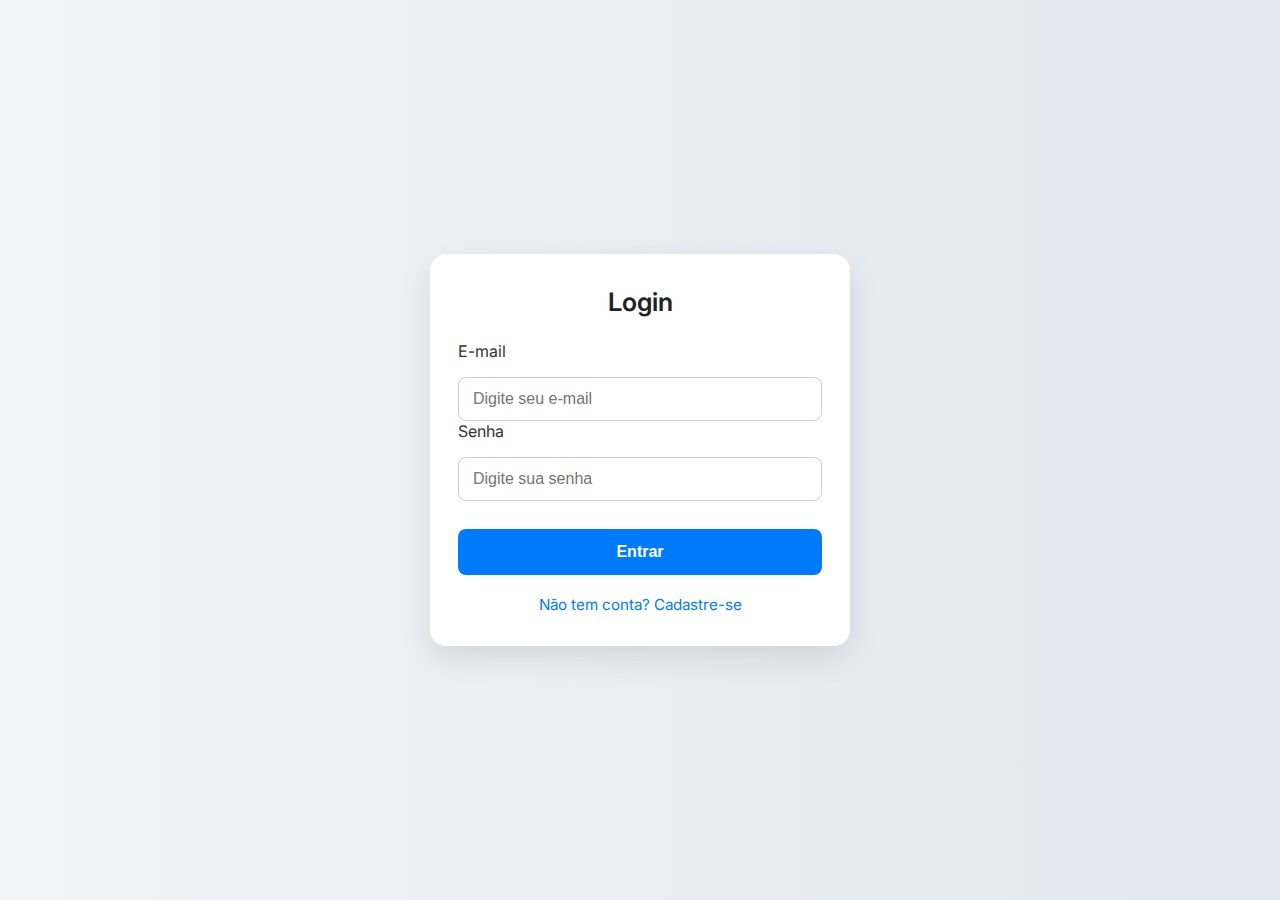
<file: index.html>
﻿<!DOCTYPE html>
<html lang="pt-BR">
<head>
  <meta charset="UTF-8" />
  <meta name="viewport" content="width=device-width, initial-scale=1.0" />
  <title>Login / Cadastro</title>
  <link rel="stylesheet" href="css/style.css" />
</head>
<body>
  <div class="container">
    
    <!-- Formulário de Login -->
    <div id="loginForm">
      <h2>Login</h2>

      <label for="loginEmail">E-mail</label>
      <input type="email" id="loginEmail" placeholder="Digite seu e-mail" required />

      <label for="loginSenha">Senha</label>
      <input type="password" id="loginSenha" placeholder="Digite sua senha" required />

      <button onclick="login()">Entrar</button>
      <div class="toggle" onclick="toggleForms()">Não tem conta? Cadastre-se</div>
    </div>

    <!-- Formulário de Cadastro -->
    <div id="cadastroForm" style="display: none;">
      <h2>Cadastro</h2>

      <label for="cadastroNome">Nome do Vendedor</label>
      <br>
      <select id="cadastroNome" class="form-select">
        <!-- Opções serão carregadas via JS -->
      </select>
      <br>
            <br>
      <label for="cadastroEmail">E-mail</label>
      <br>
      <input type="email" id="cadastroEmail" placeholder="Digite o e-mail" required />
  <br>
            <br>
      <label for="cadastroSenha">Senha</label>

      <input type="password" id="cadastroSenha" placeholder="Crie uma senha" required />
  <br>
            <br>
      <label for="cadastroTipo">Tipo de Acesso</label>
      <br>
      <select id="cadastroTipo">
        <option value="usuario">Usuário</option>
        <option value="admin">Administrador</option>
      </select>

      <button onclick="cadastrar()">Cadastrar</button>
      <div class="toggle" onclick="toggleForms()">Já tem conta? Faça login</div>
    </div>

  </div>

  <script src="js/auth.js"></script>
  <script>
    function toggleForms() {
      const login = document.getElementById('loginForm');
      const cad = document.getElementById('cadastroForm');
      login.style.display = login.style.display === 'none' ? 'block' : 'none';
      cad.style.display = cad.style.display === 'none' ? 'block' : 'none';
    }
  </script>
</body>
</html>
</file>
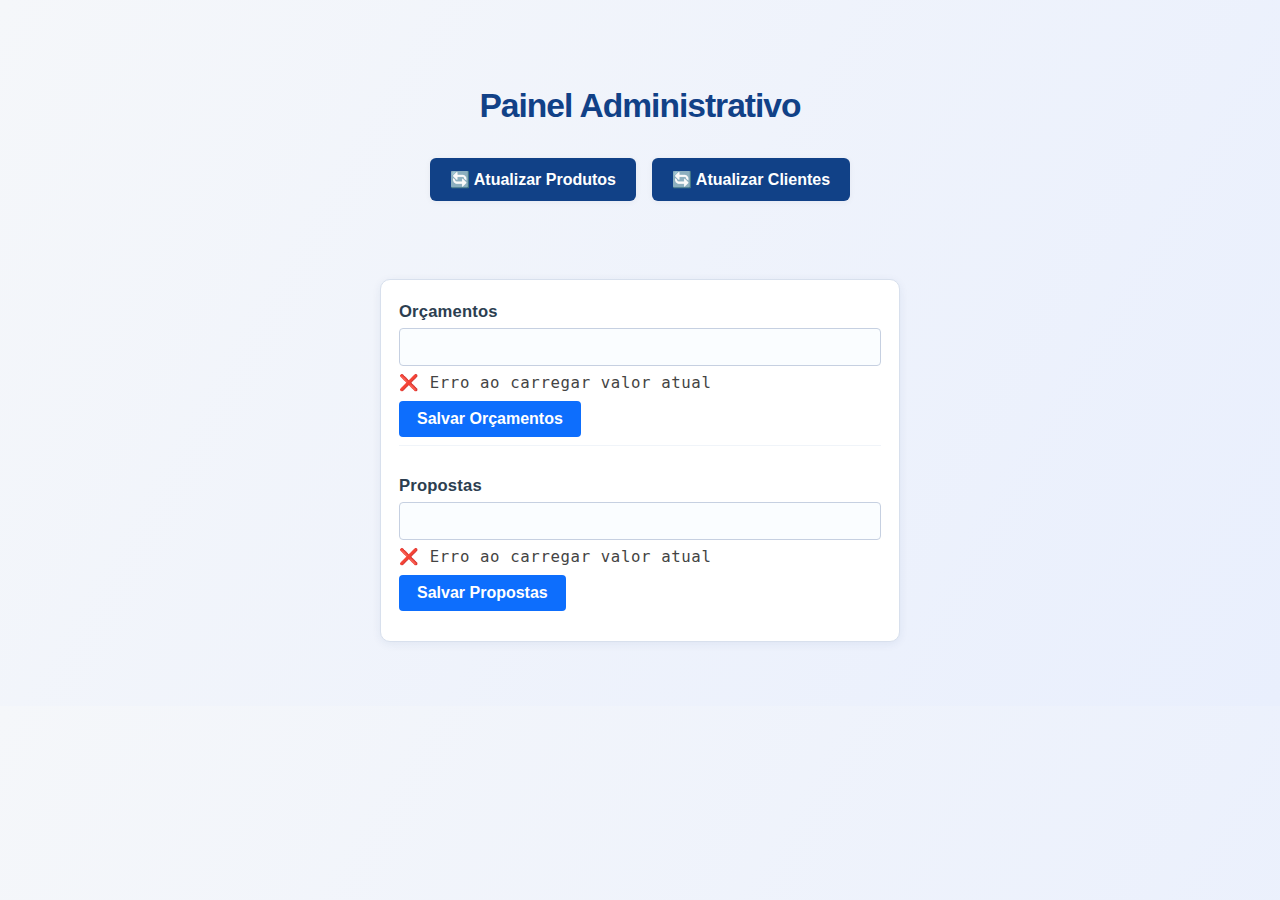
<file: pages/ajustes.html>
<!DOCTYPE html>
<html lang="pt-BR">
<head>
  <meta charset="UTF-8" />
  <title>Painel Administrativo - Contadores e Atualização</title>
  <style>
    body {
      font-family: 'Inter', Arial, sans-serif;
      max-width: 520px;
      margin: 40px auto;
      padding: 24px;
      background: linear-gradient(120deg, #f5f7fa 0%, #e9effd 100%);
    }
    h1 {
      color: #114187;
      text-align: center;
      font-size: 2.1rem;
      font-weight: 700;
      margin-bottom: 24px;
      letter-spacing: -1px;
    }
    .botoes-atu {
      display: flex;
      gap: 16px;
      justify-content: center;
      margin-bottom: 32px;
    }
    .botao-atualizar {
      background: #114187;
      color: #fff;
      border: none;
      border-radius: 6px;
      padding: 12px 20px;
      font-weight: 600;
      font-size: 1rem;
      box-shadow: 0 1px 6px rgba(0,20,60,0.05);
      cursor: pointer;
      transition: background 0.2s, box-shadow 0.2s;
      display: flex;
      align-items: center;
      gap: 7px;
      position: relative;
      overflow: hidden;
    }
    .botao-atualizar:active {
      background: #0b305e;
    }
    .botao-atualizar.success {
      background: #1db954;
    }
    .botao-atualizar.error {
      background: #c0392b;
    }
    .msg-retorno {
      text-align: center;
      min-height: 28px;
      font-size: 1rem;
      margin-bottom: 18px;
      color: #155724;
      font-weight: 500;
      transition: color 0.2s;
    }
    .msg-retorno.error {
      color: #c0392b;
    }
    .painel-campos {
      background: #fff;
      border: 1px solid #d8e0ed;
      border-radius: 10px;
      box-shadow: 0 2px 10px rgba(30,60,120,0.07);
      padding: 22px 18px;
      margin-top: 15px;
    }
    .campo {
      margin-bottom: 30px;
      padding-bottom: 8px;
      border-bottom: 1px solid #f0f4f9;
    }
    .campo:last-child {
      margin-bottom: 0;
      border-bottom: none;
    }
    label {
      display: block;
      font-weight: 600;
      margin-bottom: 6px;
      color: #2c3e50;
      font-size: 1.04rem;
      letter-spacing: 0.01em;
    }
    input[type="number"] {
      width: 100%;
      padding: 9px;
      font-size: 1rem;
      box-sizing: border-box;
      border: 1px solid #c6d0e1;
      border-radius: 4px;
      margin-bottom: 2px;
      background: #fafdff;
      color: #114187;
    }
    button {
      margin-top: 9px;
      padding: 9px 18px;
      background-color: #0d6efd;
      color: white;
      border: none;
      border-radius: 4px;
      font-weight: 600;
      font-size: 1rem;
      cursor: pointer;
      transition: background 0.2s;
    }
    button:hover {
      background-color: #1853c0;
    }
    .valor-atual {
      font-size: 0.98rem;
      color: #444;
      margin-top: 5px;
      font-family: 'JetBrains Mono', monospace, monospace;
      letter-spacing: 0.04em;
    }
    .barra-carregamento {
      position: absolute;
      left: 0; bottom: 0;
      height: 4px;
      background: linear-gradient(90deg, #2994f0, #29a5e6, #114187 80%);
      width: 0;
      transition: width 0.2s;
      z-index: 1;
      pointer-events: none;
    }
    @media (max-width: 550px) {
      body { max-width: 99vw; padding: 8px; }
      .painel-campos { padding: 10px 5px; }
    }
  </style>
</head>
<body>
  <h1>Painel Administrativo</h1>

  <div class="botoes-atu">
    <button class="botao-atualizar" id="btn-atualizar-produtos">
      🔄 Atualizar Produtos
      <div class="barra-carregamento" id="barra-produtos"></div>
    </button>
    <button class="botao-atualizar" id="btn-atualizar-clientes">
      🔄 Atualizar Clientes
      <div class="barra-carregamento" id="barra-clientes"></div>
    </button>
  </div>
  <div class="msg-retorno" id="retorno-atualizacao"></div>

  <div class="painel-campos">
    <div class="campo">
      <label for="orcamentos">Orçamentos</label>
      <input type="number" id="orcamentos" min="0" />
      <div class="valor-atual" id="valor-orcamentos">Carregando...</div>
      <button onclick="ajustar('orcamentos')">Salvar Orçamentos</button>
    </div>

    <div class="campo">
      <label for="propostas">Propostas</label>
      <input type="number" id="propostas" min="0" />
      <div class="valor-atual" id="valor-propostas">Carregando...</div>
      <button onclick="ajustar('propostas')">Salvar Propostas</button>
    </div>
  </div>

  <script>
    const BASE_URL = 'http://localhost:3000/contador';
    const PROD_ATU_URL = "https://ulhoa-0a02024d350a.herokuapp.com/produtos/atualizar";
    const CLIENTE_ATU_URL = "https://ulhoa-0a02024d350a.herokuapp.com/clientes/atualizar";
    const retornoEl = document.getElementById("retorno-atualizacao");
    const barraProdutos = document.getElementById("barra-produtos");
    const barraClientes = document.getElementById("barra-clientes");

    function formatarNumero(numero, digitos = 5) {
      const num = Number(numero);
      return isNaN(num) ? '00001' : String(num).padStart(digitos, '0');
    }

    async function carregarValores() {
      for (const nome of ['orcamentos', 'propostas']) {
        try {
          const res = await fetch(`${BASE_URL}/valor/${nome}`);
          if (!res.ok) throw new Error(`Erro HTTP: ${res.status}`);

          const data = await res.json();
          const valor = Number(data.valorAtual) || 1;

          document.getElementById(nome).value = valor;
          document.getElementById(`valor-${nome}`).innerText = `Valor atual: ${formatarNumero(valor)}`;
        } catch (err) {
          console.error(`❌ Erro ao carregar contador '${nome}':`, err);
          document.getElementById(`valor-${nome}`).innerText = "❌ Erro ao carregar valor atual";
        }
      }
    }

    async function ajustar(nome) {
      const input = document.getElementById(nome);
      const novoValor = Number(input.value);

      if (isNaN(novoValor) || novoValor < 0) {
        alert("❌ Digite um número válido e positivo.");
        return;
      }

      try {
        const res = await fetch(`${BASE_URL}/definir/${nome}`, {
          method: 'POST',
          headers: { 'Content-Type': 'application/json' },
          body: JSON.stringify({ novoValor })
        });

        const data = await res.json();

        if (!res.ok) {
          console.error("❌ Erro ao salvar:", data);
          alert(`❌ Erro ao salvar: ${data.erro || 'Resposta inválida'}`);
          return;
        }

        if (data.valorDefinido === undefined) {
          console.warn("⚠️ Resposta sem 'valorDefinido':", data);
          alert("⚠️ Valor ajustado não foi retornado corretamente.");
        } else {
          alert(`✅ Novo valor de ${nome}: ${formatarNumero(data.valorDefinido)}`);
        }
        carregarValores();
      } catch (err) {
        console.error("❌ Erro de conexão:", err);
        alert("❌ Erro de conexão com o servidor.");
      }
    }

    // Barra animada de carregamento (2 minutos)
    function iniciarBarra(barra) {
      barra.style.width = "0";
      barra.style.display = "block";
      let inicio = Date.now();
      const duracao = 2 * 60 * 1000; // 2 minutos em ms

      function atualizar() {
        let decorrido = Date.now() - inicio;
        let progresso = Math.min(decorrido / duracao, 1);
        barra.style.width = `${progresso * 100}%`;
        if (progresso < 1) {
          barra._timeout = setTimeout(atualizar, 150);
        }
      }
      atualizar();
    }

    function encerrarBarra(barra) {
      barra.style.width = "100%";
      setTimeout(() => {
        barra.style.width = "0";
        barra.style.display = "none";
      }, 900);
      if (barra._timeout) clearTimeout(barra._timeout);
    }

    // Função para atualizar produtos ou clientes
    async function atualizarDados(tipo) {
      let url, texto, metodo = "POST", barra;
      if (tipo === "produtos") {
        url = PROD_ATU_URL;
        texto = "produtos";
        metodo = "POST";
        barra = barraProdutos;
      } else {
        url = CLIENTE_ATU_URL;
        texto = "clientes";
        metodo = "GET";
        barra = barraClientes;
      }
      const botao = document.getElementById(
        tipo === "produtos" ? "btn-atualizar-produtos" : "btn-atualizar-clientes"
      );
      botao.disabled = true;
      retornoEl.textContent = `Atualizando ${texto}...`;
      retornoEl.classList.remove("error");
      botao.classList.remove("success", "error");
      iniciarBarra(barra);

      let terminou = false;
      let timeoutFinal = setTimeout(() => {
        if (!terminou) {
          retornoEl.textContent = `⏳ Aguardando resposta... Processo pode demorar até 2 minutos.`;
        }
      }, 11000);

      try {
        const res = await fetch(url, { method: metodo });
        const data = await res.json();
        terminou = true;
        clearTimeout(timeoutFinal);
        encerrarBarra(barra);
        if (res.ok) {
          botao.classList.add("success");
          retornoEl.textContent = `✅ ${texto.charAt(0).toUpperCase() + texto.slice(1)} atualizados com sucesso!`;
        } else {
          botao.classList.add("error");
          retornoEl.textContent = `❌ Erro ao atualizar ${texto}: ${data.erro || "Erro desconhecido"}`;
          retornoEl.classList.add("error");
        }
      } catch (err) {
        terminou = true;
        clearTimeout(timeoutFinal);
        encerrarBarra(barra);
        botao.classList.add("error");
        retornoEl.textContent = `❌ Erro de conexão ao atualizar ${texto}`;
        retornoEl.classList.add("error");
      } finally {
        botao.disabled = false;
        setTimeout(() => {
          retornoEl.textContent = "";
          botao.classList.remove("success", "error");
        }, 3300);
      }
    }

    document.getElementById("btn-atualizar-produtos")
      .addEventListener("click", () => atualizarDados("produtos"));
    document.getElementById("btn-atualizar-clientes")
      .addEventListener("click", () => atualizarDados("clientes"));

    carregarValores();
  </script>
</body>
</html>
</file>
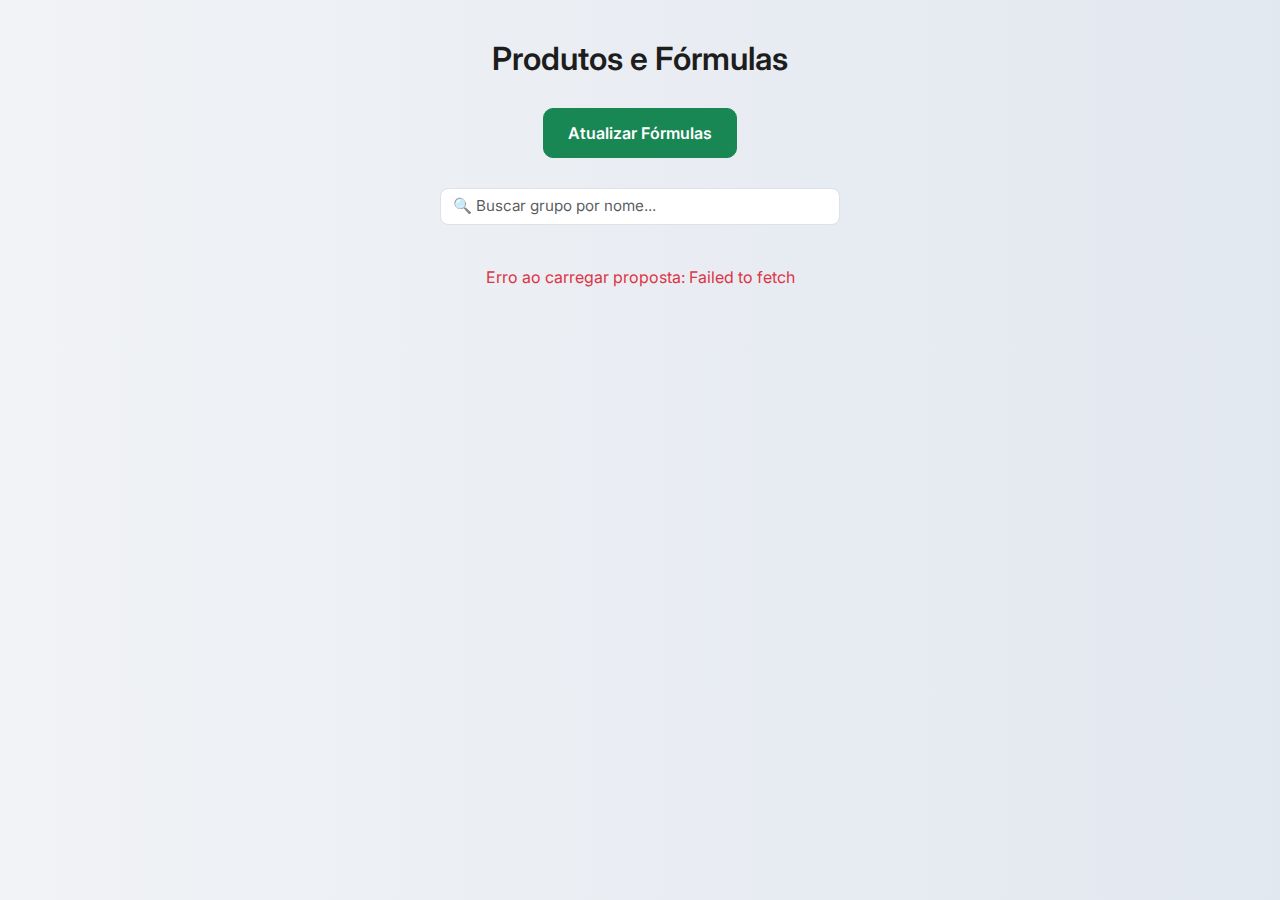
<file: pages/modelo.html>
<!DOCTYPE html>
<html lang="pt-BR">
<head>
  <meta charset="UTF-8">
  <title>Produtos e Fórmulas</title>

  <!-- Google Font: Inter -->
  <link href="https://fonts.googleapis.com/css2?family=Inter:wght@400;600&display=swap" rel="stylesheet">
  <link href="https://cdn.jsdelivr.net/npm/bootstrap@5.3.3/dist/css/bootstrap.min.css" rel="stylesheet">

  <style>
    /* Reset e Fonte */
    * {
      box-sizing: border-box;
      margin: 0;
      padding: 0;
    }

    body {
      font-family: 'Inter', sans-serif;
      background: linear-gradient(to right, #f1f3f6, #e2e8f0);
      color: #202020;
      padding: 40px 20px;
    }

    h2 {
      font-weight: 600;
      color: #1d1d1d;
      text-align: center;
      margin-bottom: 30px;
    }

    .accordion-button {
      font-weight: 500;
      background-color: #fff;
      color: #212529;
      border-left: 4px solid #272727;
    }

    .accordion-button:not(.collapsed) {
      background-color: #e9f0ff;
      color: #353535;
    }

    .accordion-item {
      margin-bottom: 12px;
      border-radius: 10px;
      border: 1px solid #dee2e6;
      box-shadow: 0 4px 10px rgba(0,0,0,0.06);
    }

    textarea.formula {
      font-family: monospace;
      font-size: 0.9rem;
      min-height: 34px;
    }

    label.form-label {
      font-weight: 500;
      font-size: 0.88rem;
    }

    .form-control,
    .input-sm {
      font-size: 0.95rem;
      border-radius: 8px;
    }

    .quantidade-desejada {
      background-color: #f1f3f6;
      font-weight: bold;
    }

    #variaveisContainer {
      background: #ffffff;
      padding: 24px;
      border-radius: 12px;
      box-shadow: 0 4px 8px rgba(0,0,0,0.05);
      border-left: 5px solid #272727;
    }

    #variaveisContainer h5 {
      color: #414141;
      font-weight: 600;
      margin-bottom: 20px;
    }

    #loader {
      display: none;
      text-align: center;
      margin-top: 40px;
    }

    button.btn-success {
      display: block;
      margin: 0 auto 30px auto;
      padding: 12px 24px;
      font-size: 1rem;
      font-weight: 600;
      border-radius: 10px;
    }

    #filtroGrupo {
      max-width: 400px;
      margin: 0 auto 30px auto;
    }

    .container-proposta {
      max-width: 960px;
      margin: 0 auto;
    }
  </style>
</head>
<body>
  <div class="container-proposta">
    <h2> Produtos e Fórmulas</h2>

    <button class="btn btn-success" onclick="atualizarFormulasNaProposta()"> Atualizar Fórmulas</button>

    <input id="filtroGrupo" type="text" class="form-control" placeholder="🔍 Buscar grupo por nome...">

    <div id="loader">
      <div class="spinner-border text-primary" role="status" style="width: 3rem; height: 3rem;">
        <span class="visually-hidden">Carregando...</span>
      </div>
      <p class="mt-2 text-primary fw-semibold">Carregando produtos...</p>
    </div>

    <div id="variaveisContainer" class="mb-4" style="display: none;">
      <h5>🔧 Variáveis</h5>
      <div class="row g-3" id="listaVariaveis"></div>
    </div>

    <div class="accordion" id="produtosAccordion"></div>
  </div>
  <script>
    const ID_PROPOSTA = "68746e305b9691a7ed3b3f97";
    const variaveis = new Map();
    let todasFormulas = [];

 async function carregarProposta() {
  const loader = document.getElementById("loader");
  const variaveisBox = document.getElementById("variaveisContainer");
  loader.style.display = "block";
  variaveisBox.style.display = "none";

  try {
    const resp = await fetch(`https://ulhoa-0a02024d350a.herokuapp.com/api/propostas/${ID_PROPOSTA}`);
    if (!resp.ok) throw new Error("Proposta não encontrada");
    const proposta = await resp.json();

    propostaOriginal = proposta; // ✅ Salva a proposta completa globalmente

    todasFormulas = [];
    const accordion = document.getElementById("produtosAccordion");
    accordion.innerHTML = "";

    proposta.grupos.forEach((grupo, gIndex) => {
      const grupoId = `grupo-${gIndex}`;
      const grupoHeaderId = `${grupoId}-header`;
      const grupoCollapseId = `${grupoId}-body`;

      const grupoWrapper = document.createElement("div");
      grupoWrapper.className = "accordion-item";

      grupoWrapper.innerHTML = `
        <h2 class="accordion-header" id="${grupoHeaderId}">
          <button class="accordion-button collapsed" type="button" data-bs-toggle="collapse" data-bs-target="#${grupoCollapseId}">
            ${grupo.nome}
          </button>
        </h2>
        <div id="${grupoCollapseId}" class="accordion-collapse collapse" data-bs-parent="#produtosAccordion">
          <div class="accordion-body">
            <div class="accordion" id="accordion-produtos-${grupoId}"></div>
          </div>
        </div>
      `;
      accordion.appendChild(grupoWrapper);

      const produtosContainer = grupoWrapper.querySelector(`#accordion-produtos-${grupoId}`);

      grupo.itens.forEach((item, pIndex) => {
        const formula = item.formula_quantidade || "";
        todasFormulas.push(formula);

        const id = `${grupoId}-produto-${pIndex}`;
        const headerId = `${id}-header`;
        const collapseId = `${id}-body`;

        const card = document.createElement("div");
        card.className = "accordion-item";

        card.innerHTML = `
          <h2 class="accordion-header" id="${headerId}">
            <button class="accordion-button collapsed" type="button" data-bs-toggle="collapse" data-bs-target="#${collapseId}">
              ${item.nome_produto}
            </button>
          </h2>
          <div id="${collapseId}" class="accordion-collapse collapse" data-bs-parent="#accordion-produtos-${grupoId}">
            <div class="accordion-body">
              <div class="row g-3 mb-2">
                <div class="col-md-6">
                  <label class="form-label">Fórmula</label>
                  <textarea class="form-control formula">${formula}</textarea>
                </div>
                <div class="col-md-3">
                  <label class="form-label">Quantidade Desejada</label>
                  <input type="number" class="form-control quantidade-desejada" readonly />
                </div>
              </div>
            </div>
          </div>
        `;
        produtosContainer.appendChild(card);
      });
    });

    listarVariaveis();
    ativarRecalculoAoSairDasFormulas();
    avaliarTodasFormulas();
    configurarFiltroDeGrupos();

    loader.style.display = "none";
    variaveisBox.style.display = "block";
  } catch (err) {
    loader.innerHTML = `<p class="text-danger">Erro ao carregar proposta: ${err.message}</p>`;
  }
}

    function listarVariaveis() {
      const todas = todasFormulas.join(" ");
      const encontrados = [...new Set([...todas.matchAll(/#[a-zA-Z0-9_]+/g)].map(m => m[0]))];

      const lista = document.getElementById("listaVariaveis");
      lista.innerHTML = "";

      encontrados.forEach(nome => {
        const col = document.createElement("div");
        col.className = "col-md-2";
        col.innerHTML = `
          <label class="form-label">${nome}</label>
          <input type="number" class="form-control input-sm" data-var="${nome}" value="${variaveis.get(nome) ?? ""}">
        `;
        lista.appendChild(col);
      });

      lista.querySelectorAll("input").forEach(input => {
        ["input", "blur"].forEach(evento => {
          input.addEventListener(evento, () => {
            const nome = input.dataset.var;
            const valor = parseFloat(input.value);
            variaveis.set(nome, isNaN(valor) ? null : valor);
            avaliarTodasFormulas();
          });
        });
      });
    }

    function ativarRecalculoAoSairDasFormulas() {
      document.querySelectorAll("textarea.formula").forEach(textarea => {
        textarea.addEventListener("blur", () => {
          avaliarTodasFormulas();
        });
      });
    }

    function avaliarTodasFormulas() {
      document.querySelectorAll("textarea.formula").forEach((textarea) => {
        const formulaRaw = textarea.value;
        const campoQtd = textarea.closest(".accordion-body").querySelector(".quantidade-desejada");

        let resultado = "";
        try {
          const expr = formulaRaw.replace(/#[a-zA-Z0-9_]+/g, match => {
            const v = variaveis.get(match);
            if (v == null) throw `Variável ${match} indefinida`;
            return v;
          });
          const val = eval(expr);
          resultado = isNaN(val) ? "" : parseFloat(val).toFixed(2);
        } catch (err) {
          resultado = "";
        }

        campoQtd.value = resultado;
      });

      console.log("🔁 Fórmulas reavaliadas:", Object.fromEntries(variaveis));
    }

    function configurarFiltroDeGrupos() {
      const inputFiltro = document.getElementById("filtroGrupo");
      inputFiltro.addEventListener("input", () => {
        const termo = inputFiltro.value.toLowerCase().trim();
        const grupos = document.querySelectorAll("#produtosAccordion > .accordion-item");

        grupos.forEach(grupo => {
          const titulo = grupo.querySelector(".accordion-button")?.textContent?.toLowerCase() || "";
          grupo.style.display = titulo.includes(termo) ? "" : "none";
        });
      });
    }

    document.addEventListener("DOMContentLoaded", carregarProposta);


 async function atualizarFormulasNaProposta() {
  try {
    mostrarCarregando();

    const idProposta = ID_PROPOSTA; // constante fixa

    if (!propostaOriginal) {
      throw new Error("Proposta original não carregada.");
    }

    // Clonar estrutura da proposta completa
    const novaProposta = JSON.parse(JSON.stringify(propostaOriginal));

    // Atualizar apenas as fórmulas e quantidades dentro dos grupos
    novaProposta.grupos.forEach((grupo, gIndex) => {
      const grupoId = `grupo-${gIndex}`;
      const produtos = document.querySelectorAll(`#accordion-produtos-${grupoId} .accordion-item`);

      produtos.forEach((produtoCard, pIndex) => {
        const formulaTextarea = produtoCard.querySelector("textarea.formula");
        const formula = formulaTextarea?.value?.trim() || "";

        let quantidade_desejada = null;
        try {
          const expr = formula.replace(/#[a-zA-Z0-9_]+/g, match => {
            const inputVar = document.querySelector(`[data-var="${match}"]`);
            if (!inputVar) throw `Variável ${match} não encontrada`;
            const valor = parseFloat(inputVar.value);
            if (isNaN(valor)) throw `Valor inválido para ${match}`;
            return valor;
          });
          const val = eval(expr);
          quantidade_desejada = isNaN(val) ? null : parseFloat(val.toFixed(2));
        } catch {
          quantidade_desejada = null;
        }

        // Atualiza apenas os campos desejados no item correspondente
        const item = grupo.itens[pIndex];
        if (item) {
          item.formula_quantidade = formula;
          item.quantidade_desejada = quantidade_desejada;
        }
      });
    });

    const resp = await fetch(`https://ulhoa-0a02024d350a.herokuapp.com/api/propostas/${idProposta}`, {
      method: "PUT",
      headers: { 'Content-Type': 'application/json' },
      body: JSON.stringify(novaProposta)
    });

    const result = await resp.json();
    console.log("✅ Apenas fórmulas atualizadas:", result);

    mostrarPopupCustomizado("✅ Fórmulas Atualizadas", "As fórmulas foram salvas com sucesso.", "success");
  } catch (err) {
    console.error("❌ Erro ao salvar fórmulas:", err);
    mostrarPopupCustomizado("❌ Erro", "Erro ao salvar fórmulas.", "error");
  } finally {
    ocultarCarregando();
  }
}
 </script>

  <script src="https://cdn.jsdelivr.net/npm/bootstrap@5.3.3/dist/js/bootstrap.bundle.min.js"></script>
  <script src="../js/carregamento.js"></script>
    <script src="../js/envioOmie.js"></script>
</body>
</html>
</file>
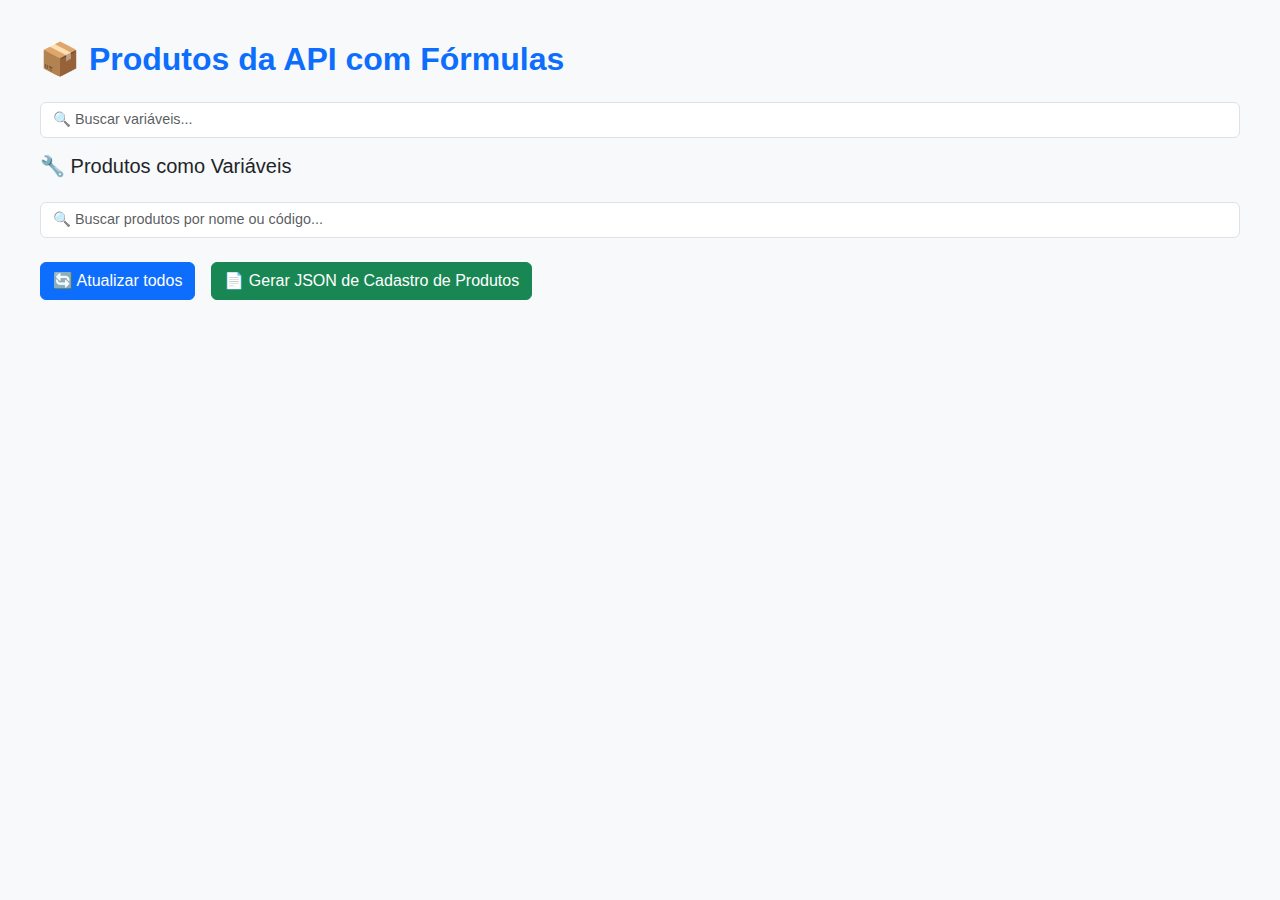
<file: pages/produtos.html>
<!DOCTYPE html>
<html lang="pt-BR">
<head>
  <meta charset="UTF-8">
  <title>Produtos e Fórmulas</title>
  <link href="https://cdn.jsdelivr.net/npm/bootstrap@5.3.3/dist/css/bootstrap.min.css" rel="stylesheet">
  <style>
    body {
      padding: 40px;
      background-color: #f8f9fa;
      font-family: 'Segoe UI', sans-serif;
    }
    h2 {
      font-weight: 600;
      color: #0d6efd;
    }
    .accordion-button {
      font-weight: 500;
      background-color: #fff;
      color: #212529;
      border-left: 4px solid #0d6efd;
    }
    .accordion-button:not(.collapsed) {
      background-color: #e9f0ff;
      color: #0d6efd;
    }
    .accordion-item {
      margin-bottom: 10px;
      border-radius: 8px;
      overflow: hidden;
      border: 1px solid #dee2e6;
      box-shadow: 0 1px 2px rgba(0,0,0,0.05);
    }
    textarea.formula {
      font-family: monospace;
      font-size: 0.9rem;
      min-height: 34px;
    }
    label.form-label {
      font-weight: 500;
      font-size: 0.85rem;
    }
    .form-control {
      font-size: 0.9rem;
      border-radius: 6px;
    }
    .valor-final {
      background-color: #e9ecef;
      font-weight: bold;
    }
    .variaveis-tags {
      margin-bottom: 20px;
    }
    .variavel-pill {
      display: inline-block;
      margin: 2px;
      padding: 4px 10px;
      font-size: 0.85rem;
      background-color: #0d6efd;
      color: white;
      border-radius: 20px;
    }
  </style>
</head>
<body>
  <h2 class="mb-4">📦 Produtos da API com Fórmulas</h2>

  <div class="mb-3">
    <input type="text" id="filtroVariaveis" class="form-control" placeholder="🔍 Buscar variáveis...">
  </div>
  <div id="variaveisContainer" class="mb-4">
    <h5>🔧 Produtos como Variáveis</h5>
    <div id="pillsVariaveis" class="variaveis-tags"></div>
  </div>

  <div class="mb-3">
    <input type="text" id="filtroProdutos" class="form-control" placeholder="🔍 Buscar produtos por nome ou código...">
  </div>
  <div class="accordion" id="produtosAccordion"></div>

  <div class="mt-4 d-flex gap-3">
    <button class="btn btn-primary" onclick="atualizarTodosProdutos()">🔄 Atualizar todos</button>
    <button class="btn btn-success" onclick="gerarJsonCadastro()">📄 Gerar JSON de Cadastro de Produtos</button>
  </div>

  <script>
    const variaveis = new Map();
    let produtosAPI = [];

    async function carregarProdutosDaAPI() {
      const resposta = await fetch("https://ulhoa-0a02024d350a.herokuapp.com/produtos/visualizar");
      produtosAPI = await resposta.json();
      renderizarProdutos(produtosAPI);
    }

    function gerarCodigoAleatorio() {
      return Math.random().toString(36).substring(2, 8).toUpperCase();
    }

    function renderizarProdutos(produtos) {
      const accordion = document.getElementById("produtosAccordion");
      accordion.innerHTML = "";
      variaveis.clear();
      document.getElementById("pillsVariaveis").innerHTML = "";

      produtos.forEach((prod, index) => {
        const tag = `#${prod.codigo}`;
        variaveis.set(tag, prod.valor_unitario);

        if (document.getElementById("filtroVariaveis").value.length >= 3) {
          const span = document.createElement("span");
          span.className = "variavel-pill";
          span.textContent = `${tag} = ${prod.valor_unitario}`;
          document.getElementById("pillsVariaveis").appendChild(span);
        }

        const id = `produto-${index}`;
        const headerId = `${id}-header`;
        const collapseId = `${id}-body`;

        const card = document.createElement("div");
        card.className = "accordion-item";

        card.innerHTML = `
          <h2 class="accordion-header" id="${headerId}">
            <button class="accordion-button collapsed" type="button" data-bs-toggle="collapse" data-bs-target="#${collapseId}">
              ${prod.codigo} — ${prod.descricao || "Sem descrição"}
            </button>
          </h2>
          <div id="${collapseId}" class="accordion-collapse collapse" data-bs-parent="#produtosAccordion">
            <div class="accordion-body">
              <div class="row g-3 mb-2 align-items-end">
                <div class="col-md-6">
                  <label class="form-label">Fórmula</label>
                  <textarea class="form-control formula" data-codigo="${prod.codigo}"></textarea>
                </div>
                <div class="col-md-3">
                  <label class="form-label">Valor Final</label>
                  <input type="number" class="form-control valor-final" readonly />
                </div>
              </div>
            </div>
          </div>
        `;

        accordion.appendChild(card);
      });

      adicionarEventosDeFormula();
    }

    function adicionarEventosDeFormula() {
      document.querySelectorAll("textarea.formula").forEach(textarea => {
        textarea.addEventListener("input", () => {
          const campoVal = textarea.closest(".accordion-body").querySelector(".valor-final");
          let resultado = "";
          try {
            const expr = textarea.value.replace(/#[a-zA-Z0-9_ ]+/g, match => {
              const v = variaveis.get(match);
              if (v == null) throw `Variável ${match} indefinida`;
              return v;
            });
            const val = eval(expr);
            resultado = isNaN(val) ? "" : parseFloat(val).toFixed(2);
          } catch (err) {
            resultado = "";
          }
          campoVal.value = resultado;
        });
      });
    }

    function atualizarTodosProdutos() {
      const todos = [];
      document.querySelectorAll(".accordion-item").forEach(item => {
        const obj = calcularProduto(item);
        if (obj) todos.push(obj);
      });
      console.log("📦 Todos os produtos calculados:", todos);
    }

    function calcularProduto(item) {
      const formula = item.querySelector("textarea.formula");
      const campoVal = item.querySelector(".valor-final");
      const valorCalculado = parseFloat(campoVal.value) || 0;

      const codigoTexto = item.querySelector(".accordion-button").textContent.trim();
      const [codigo, ...descricaoArr] = codigoTexto.split("—");
      const descricao = descricaoArr.join("—").trim().replace(/&quot;/g, '"');

      const produtoOriginal = produtosAPI.find(p => p.codigo === codigo.trim());
      if (!produtoOriginal) return null;

      return {
        codigo_produto_integracao: gerarCodigoAleatorio(),
        codigo: produtoOriginal.codigo,
        descricao: descricao,
        unidade: produtoOriginal.unidade,
        ncm: produtoOriginal.ncm,
        valor_unitario: valorCalculado
      };
    }

    function gerarJsonCadastro() {
      const produtosCadastro = [];

      document.querySelectorAll(".accordion-item").forEach(item => {
        const produto = calcularProduto(item);
        if (produto) produtosCadastro.push(produto);
      });

      const jsonFinal = {
        lote: 123,
        produto_servico_cadastro: produtosCadastro
      };

      console.log("📄 JSON de Cadastro:", jsonFinal);
    }

    document.getElementById("filtroVariaveis").addEventListener("input", function () {
      const termo = this.value.toLowerCase();
      const container = document.getElementById("pillsVariaveis");
      container.innerHTML = "";
      if (termo.length >= 3) {
        for (const [nome, valor] of variaveis.entries()) {
          if (nome.toLowerCase().includes(termo)) {
            const span = document.createElement("span");
            span.className = "variavel-pill";
            span.textContent = `${nome} = ${valor}`;
            container.appendChild(span);
          }
        }
      }
    });

    document.getElementById("filtroProdutos").addEventListener("input", function () {
      const termo = this.value.toLowerCase();
      const filtrados = produtosAPI.filter(p => `${p.codigo} ${p.descricao}`.toLowerCase().includes(termo));
      renderizarProdutos(filtrados);
    });

    document.addEventListener("DOMContentLoaded", carregarProdutosDaAPI);
  </script>

  <script src="https://cdn.jsdelivr.net/npm/bootstrap@5.3.3/dist/js/bootstrap.bundle.min.js"></script>
</body>
</html>
</file>
<file: css/style.css>
﻿/* Google Font */
@import url('https://fonts.googleapis.com/css2?family=Inter:wght@400;600&display=swap');

/* Reset e base */
* {
  box-sizing: border-box;
  margin: 0;
  padding: 0;
}

body {
  font-family: 'Inter', Arial, sans-serif;
  background: linear-gradient(to right, #f1f3f6, #e2e8f0);
  color: #333;
  display: flex;
  justify-content: center;
  align-items: center;
  min-height: 100vh;
  padding: 20px;
}

/* Container centralizado */
.container {
  background-color: #ffffff;
  width: 100%;
  max-width: 420px;
  padding: 32px 28px;
  border-radius: 16px;
  box-shadow: 0 12px 30px rgba(0, 0, 0, 0.1);
  animation: fadeIn 0.4s ease;
}

@keyframes fadeIn {
  from { opacity: 0; transform: translateY(20px); }
  to   { opacity: 1; transform: translateY(0); }
}

/* Títulos */
h1, h2 {
  text-align: center;
  color: #222;
  margin-bottom: 24px;
  font-weight: 600;
  font-size: 1.6rem;
}

/* Campos de formulário */
input,
select {
  width: 100%;
  padding: 12px 14px;
  margin-top: 16px;
  border: 1px solid #ccc;
  border-radius: 8px;
  font-size: 1rem;
  transition: border-color 0.25s, box-shadow 0.25s;
}

input:focus,
select:focus {
  border-color: #007bff;
  box-shadow: 0 0 0 3px rgba(0, 123, 255, 0.2);
  outline: none;
}

/* Botões padrão */
button {
  width: 100%;
  padding: 14px;
  margin-top: 28px;
  background: #007bff;
  color: #fff;
  border: none;
  border-radius: 8px;
  font-size: 1rem;
  font-weight: 600;
  cursor: pointer;
  transition: background 0.3s ease, transform 0.1s ease;
}

button:hover {
  background: #0056b3;
  transform: scale(1.02);
}

button:active {
  transform: scale(0.98);
}

/* Links de troca de formulário */
.toggle {
  text-align: center;
  margin-top: 20px;
  color: #007bff;
  cursor: pointer;
  font-size: 0.95rem;
  transition: color 0.2s ease;
}

.toggle:hover {
  text-decoration: underline;
  color: #0056b3;
}

/* Painel admin */
#areaAdmin {
  margin-top: 30px;
  background: #f8f9fa;
  padding: 20px;
  border-radius: 8px;
  border: 1px solid #ddd;
}

/* Alerta */
.alert {
  background: #ffecec;
  color: #d8000c;
  padding: 12px;
  margin-top: 16px;
  border-left: 5px solid #d8000c;
  border-radius: 8px;
  font-size: 0.95rem;
}

/* Responsividade simples */
@media (max-width: 480px) {
  .container {
    padding: 24px 20px;
  }

  h1, h2 {
    font-size: 1.4rem;
  }
}
</file>
